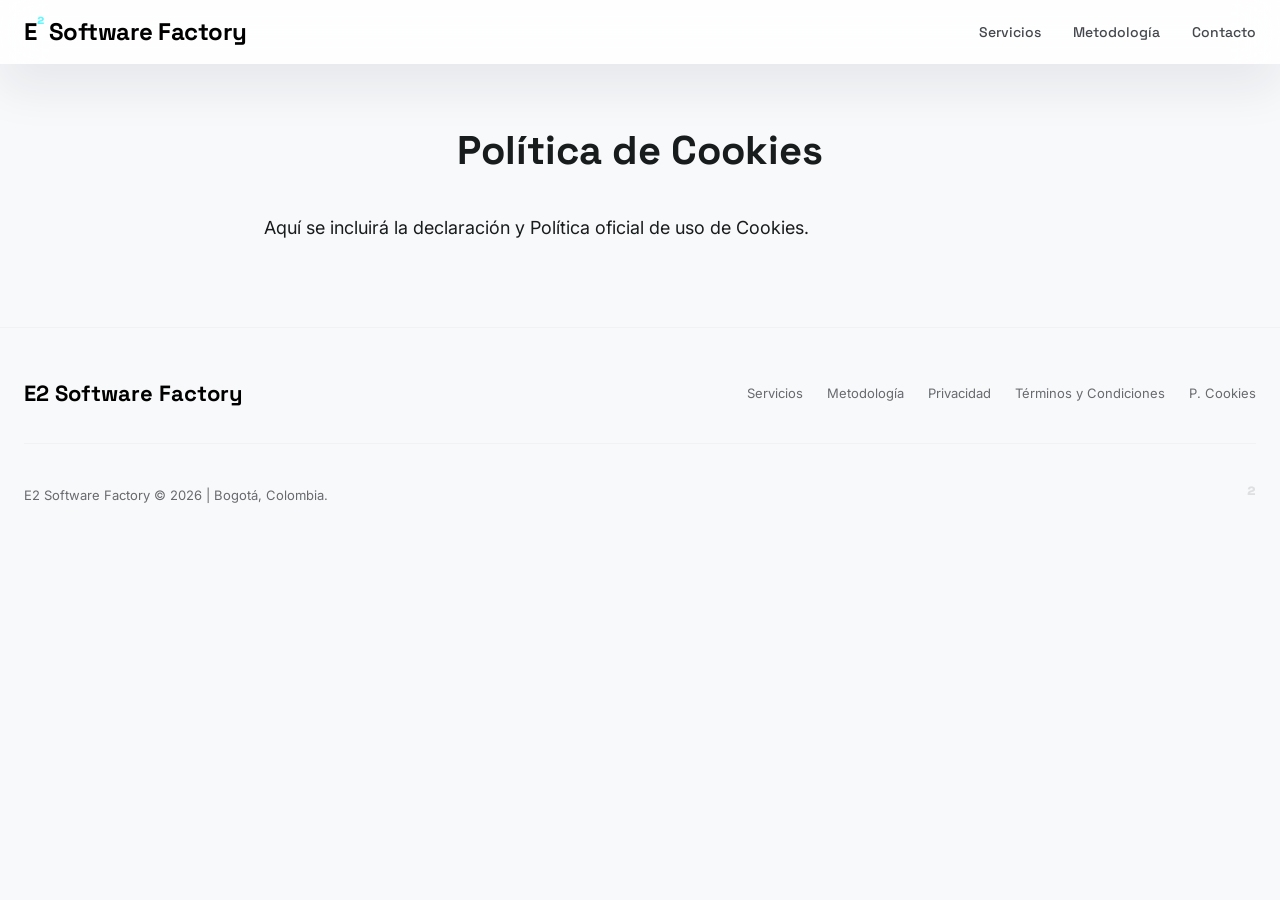
<file: cookies.html>
<!DOCTYPE html>
<html lang="es">
<head>
  <meta charset="utf-8" />
  <meta name="viewport" content="width=device-width, initial-scale=1.0" />
  <link rel="icon" href="assets/favicon.ico" type="image/x-icon" />
  <link rel="shortcut icon" href="assets/favicon.ico" type="image/x-icon" />
  <title>Política de Cookies | E2 Software Factory</title>
  <meta name="robots" content="noindex, follow" />
  <link rel="stylesheet" href="css/main.css" />
  <link rel="preconnect" href="https://fonts.googleapis.com" />
  <link rel="preconnect" href="https://fonts.gstatic.com" crossorigin />
  <style>
    .legal-page { 
      padding: 8rem 1.5rem 4rem; 
      max-width: 800px; 
      margin: 0 auto; 
      color: var(--color-gray-700); 
    }
    .legal-page h1 { 
      font-size: 2.5rem; 
      margin-bottom: 2.5rem; 
      color: var(--color-gray-900); 
      text-align: center;
    }
    .legal-page h2 { 
      font-size: 1.5rem; 
      margin-top: 2.5rem; 
      margin-bottom: 1rem; 
      color: var(--color-gray-900); 
    }
    .legal-page h3 {
      font-size: 1.25rem;
      margin-top: 2rem;
      margin-bottom: 0.75rem;
      color: var(--color-gray-800);
    }
    .legal-content { 
      font-size: 1.125rem; 
      line-height: 1.6; 
    }
    .legal-content p {
      margin-bottom: 1.25rem;
    }
    .legal-content ul {
      margin-bottom: 1.5rem; 
      padding-left: 1.5rem;
    }
    .legal-content li {
      margin-bottom: 0.5rem;
    }
    .legal-content__intro {
      font-size: 1.25rem;
      color: var(--color-gray-600);
      margin-bottom: 3rem;
      text-align: center;
    }
  </style>
</head>
<body>
  <header class="site-header" role="banner">
    <a href="index.html" class="site-header__logo" aria-label="E2 Software Factory — Inicio">
      <span class="site-header__logo-text">E<span class="site-header__logo-exponent">²</span> Software Factory</span>
    </a>
    <nav class="site-header__nav" aria-label="Navegación principal">
      <a class="site-header__nav-link" href="index.html#servicios">Servicios</a>
      <a class="site-header__nav-link" href="index.html#metodologia">Metodología</a>
      <a class="site-header__nav-link" href="index.html#contacto">Contacto</a>
    </nav>
  </header>

  <main>
    <section class="legal-page">
      <h1>Política de Cookies</h1>
      <div class="legal-content">
        <!-- Text content will be pasted here by the user -->
        <p>Aquí se incluirá la declaración y Política oficial de uso de Cookies.</p>
      </div>
    </section>
  </main>

  <footer class="site-footer" role="contentinfo">
    <div class="site-footer__inner">
      <div class="site-footer__top">
        <span class="site-footer__brand">E2 Software Factory</span>
        <nav class="site-footer__links" aria-label="Enlaces del pie de página">
          <a class="site-footer__link" href="index.html#servicios">Servicios</a>
          <a class="site-footer__link" href="index.html#metodologia">Metodología</a>
          <a class="site-footer__link" href="privacidad.html">Privacidad</a>
          <a class="site-footer__link" href="terminos.html">Términos y Condiciones</a>
          <a class="site-footer__link" href="cookies.html">P. Cookies</a>
        </nav>
      </div>
      <div class="site-footer__bottom">
        <p class="site-footer__copy">E2 Software Factory © 2026 | Bogotá, Colombia.</p>
        <span class="site-footer__exponent" aria-hidden="true">²</span>
      </div>
    </div>
  </footer>
</body>
</html>
</file>
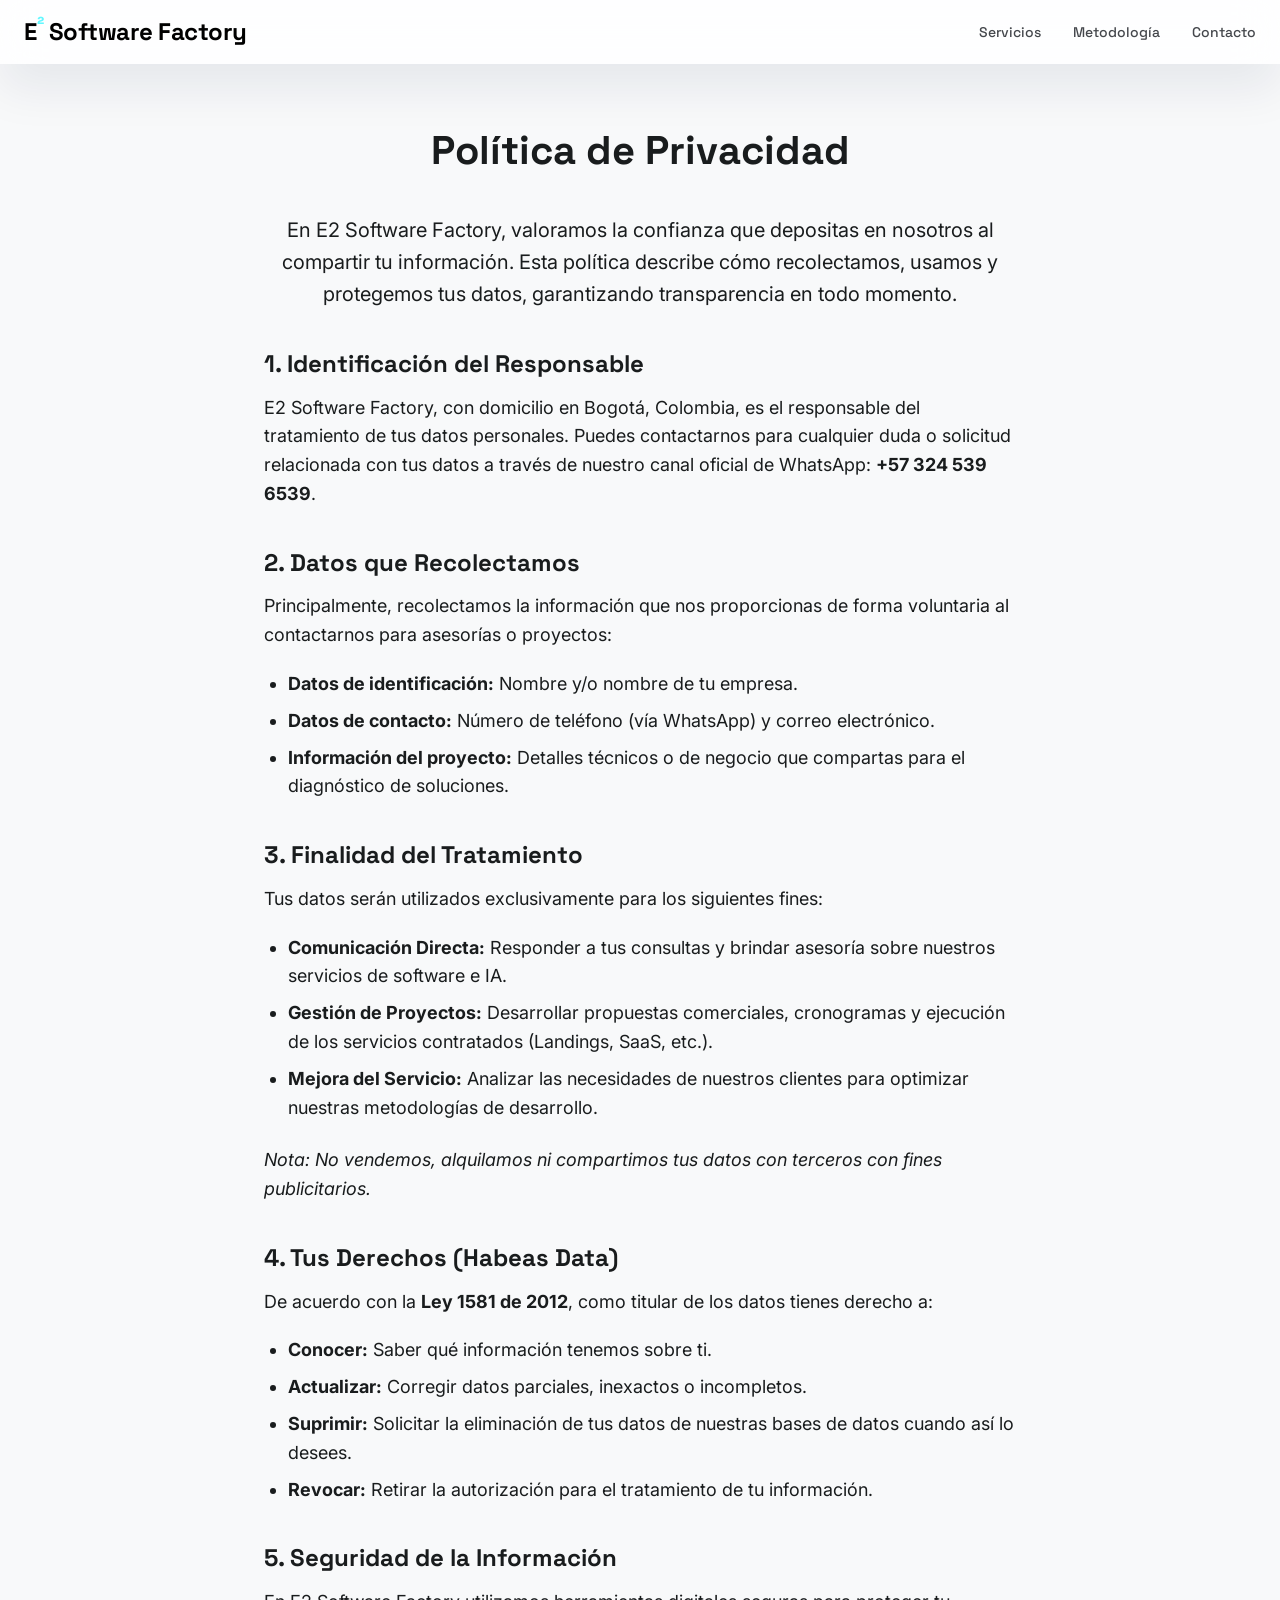
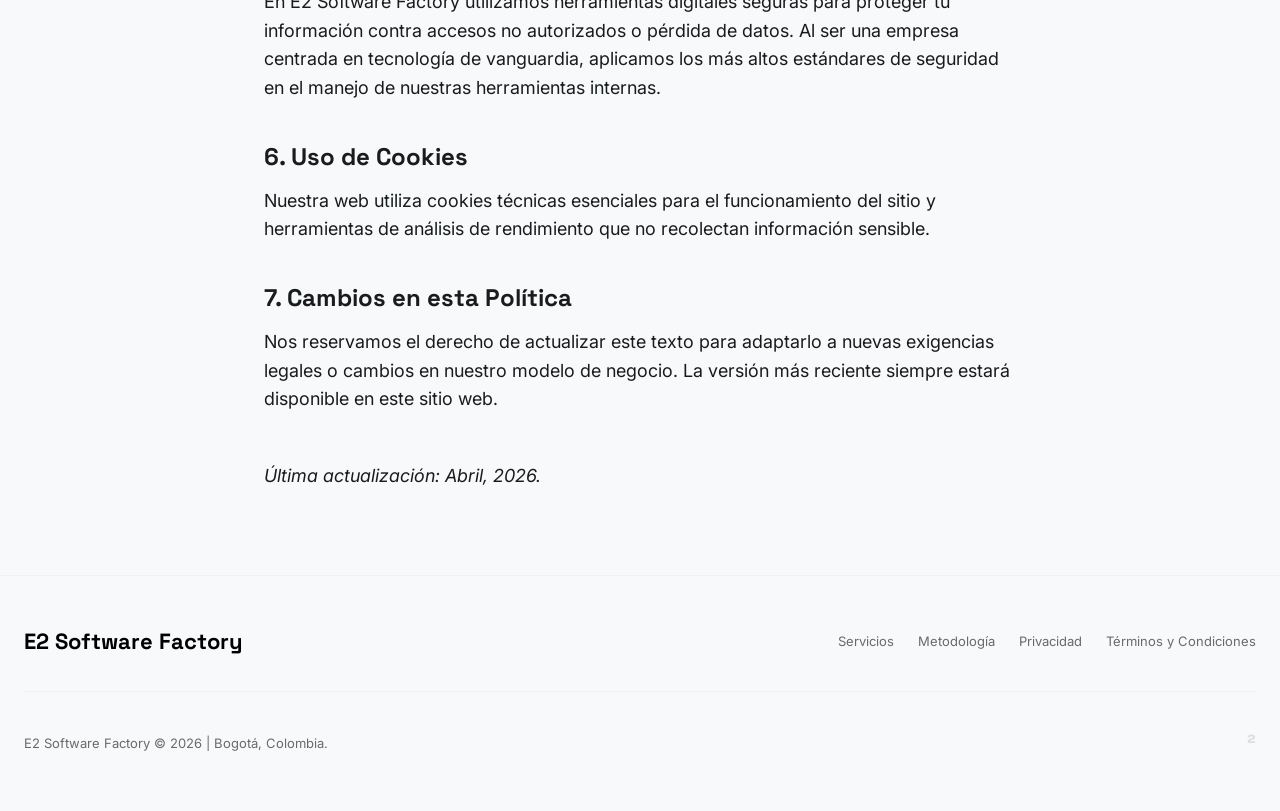
<file: privacidad.html>
<!DOCTYPE html>
<html lang="es">
<head>
  <meta charset="utf-8" />
  <meta name="viewport" content="width=device-width, initial-scale=1.0" />
  <link rel="icon" href="assets/favicon.ico" type="image/x-icon" />
  <link rel="shortcut icon" href="assets/favicon.ico" type="image/x-icon" />
  <title>Privacidad | E2 Software Factory</title>
  <meta name="robots" content="index, follow" />
  <link rel="stylesheet" href="css/main.css" />
  <link rel="preconnect" href="https://fonts.googleapis.com" />
  <link rel="preconnect" href="https://fonts.gstatic.com" crossorigin />
  <style>
    .legal-page { 
      padding: 8rem 1.5rem 4rem; 
      max-width: 800px; 
      margin: 0 auto; 
      color: var(--color-gray-700); 
    }
    .legal-page h1 { 
      font-size: 2.5rem; 
      margin-bottom: 2.5rem; 
      color: var(--color-gray-900); 
      text-align: center;
    }
    .legal-page h2 { 
      font-size: 1.5rem; 
      margin-top: 2.5rem; 
      margin-bottom: 1rem; 
      color: var(--color-gray-900); 
    }
    .legal-page h3 {
      font-size: 1.25rem;
      margin-top: 2rem;
      margin-bottom: 0.75rem;
      color: var(--color-gray-800);
    }
    .legal-content { 
      font-size: 1.125rem; 
      line-height: 1.6; 
    }
    .legal-content p {
      margin-bottom: 1.25rem;
    }
    .legal-content ul {
      margin-bottom: 1.5rem; 
      padding-left: 1.5rem;
    }
    .legal-content li {
      margin-bottom: 0.5rem;
    }
    .legal-content__intro {
      font-size: 1.25rem;
      color: var(--color-gray-600);
      margin-bottom: 3rem;
      text-align: center;
    }
  </style>
</head>
<body>
  <header class="site-header" role="banner">
    <a href="index.html" class="site-header__logo" aria-label="E2 Software Factory — Inicio">
      <span class="site-header__logo-text">E<span class="site-header__logo-exponent">²</span> Software Factory</span>
    </a>
    <nav class="site-header__nav" aria-label="Navegación principal">
      <a class="site-header__nav-link" href="index.html#servicios">Servicios</a>
      <a class="site-header__nav-link" href="index.html#metodologia">Metodología</a>
      <a class="site-header__nav-link" href="index.html#contacto">Contacto</a>
    </nav>
  </header>

  <main>
    <section class="legal-page">
      <h1>Política de Privacidad</h1>
      <div class="legal-content">
        <p class="legal-content__intro">
          En E2 Software Factory, valoramos la confianza que depositas en nosotros al compartir tu información. Esta política describe cómo recolectamos, usamos y protegemos tus datos, garantizando transparencia en todo momento.
        </p>

        <h2>1. Identificación del Responsable</h2>
        <p>E2 Software Factory, con domicilio en Bogotá, Colombia, es el responsable del tratamiento de tus datos personales. Puedes contactarnos para cualquier duda o solicitud relacionada con tus datos a través de nuestro canal oficial de WhatsApp: <strong>+57 324 539 6539</strong>.</p>

        <h2>2. Datos que Recolectamos</h2>
        <p>Principalmente, recolectamos la información que nos proporcionas de forma voluntaria al contactarnos para asesorías o proyectos:</p>
        <ul>
          <li><strong>Datos de identificación:</strong> Nombre y/o nombre de tu empresa.</li>
          <li><strong>Datos de contacto:</strong> Número de teléfono (vía WhatsApp) y correo electrónico.</li>
          <li><strong>Información del proyecto:</strong> Detalles técnicos o de negocio que compartas para el diagnóstico de soluciones.</li>
        </ul>

        <h2>3. Finalidad del Tratamiento</h2>
        <p>Tus datos serán utilizados exclusivamente para los siguientes fines:</p>
        <ul>
          <li><strong>Comunicación Directa:</strong> Responder a tus consultas y brindar asesoría sobre nuestros servicios de software e IA.</li>
          <li><strong>Gestión de Proyectos:</strong> Desarrollar propuestas comerciales, cronogramas y ejecución de los servicios contratados (Landings, SaaS, etc.).</li>
          <li><strong>Mejora del Servicio:</strong> Analizar las necesidades de nuestros clientes para optimizar nuestras metodologías de desarrollo.</li>
        </ul>
        <p><em>Nota: No vendemos, alquilamos ni compartimos tus datos con terceros con fines publicitarios.</em></p>

        <h2>4. Tus Derechos (Habeas Data)</h2>
        <p>De acuerdo con la <strong>Ley 1581 de 2012</strong>, como titular de los datos tienes derecho a:</p>
        <ul>
          <li><strong>Conocer:</strong> Saber qué información tenemos sobre ti.</li>
          <li><strong>Actualizar:</strong> Corregir datos parciales, inexactos o incompletos.</li>
          <li><strong>Suprimir:</strong> Solicitar la eliminación de tus datos de nuestras bases de datos cuando así lo desees.</li>
          <li><strong>Revocar:</strong> Retirar la autorización para el tratamiento de tu información.</li>
        </ul>

        <h2>5. Seguridad de la Información</h2>
        <p>En E2 Software Factory utilizamos herramientas digitales seguras para proteger tu información contra accesos no autorizados o pérdida de datos. Al ser una empresa centrada en tecnología de vanguardia, aplicamos los más altos estándares de seguridad en el manejo de nuestras herramientas internas.</p>

        <h2>6. Uso de Cookies</h2>
        <p>Nuestra web utiliza cookies técnicas esenciales para el funcionamiento del sitio y herramientas de análisis de rendimiento que no recolectan información sensible.</p>

        <h2>7. Cambios en esta Política</h2>
        <p>Nos reservamos el derecho de actualizar este texto para adaptarlo a nuevas exigencias legales o cambios en nuestro modelo de negocio. La versión más reciente siempre estará disponible en este sitio web.</p>

        <p style="margin-top: 3rem; font-style: italic; color: var(--color-gray-500);">Última actualización: Abril, 2026.</p>
      </div>
    </section>
  </main>

  <footer class="site-footer" role="contentinfo">
    <div class="site-footer__inner">
      <div class="site-footer__top">
        <span class="site-footer__brand">E2 Software Factory</span>
        <nav class="site-footer__links" aria-label="Enlaces del pie de página">
          <a class="site-footer__link" href="index.html#servicios">Servicios</a>
          <a class="site-footer__link" href="index.html#metodologia">Metodología</a>
          <a class="site-footer__link" href="privacidad.html">Privacidad</a>
          <a class="site-footer__link" href="terminos.html">Términos y Condiciones</a>
          <!-- <a class="site-footer__link" href="cookies.html">P. Cookies</a> -->
        </nav>
      </div>
      <div class="site-footer__bottom">
        <p class="site-footer__copy">E2 Software Factory © 2026 | Bogotá, Colombia.</p>
        <span class="site-footer__exponent" aria-hidden="true">²</span>
      </div>
    </div>
  </footer>
</body>
</html>
</file>
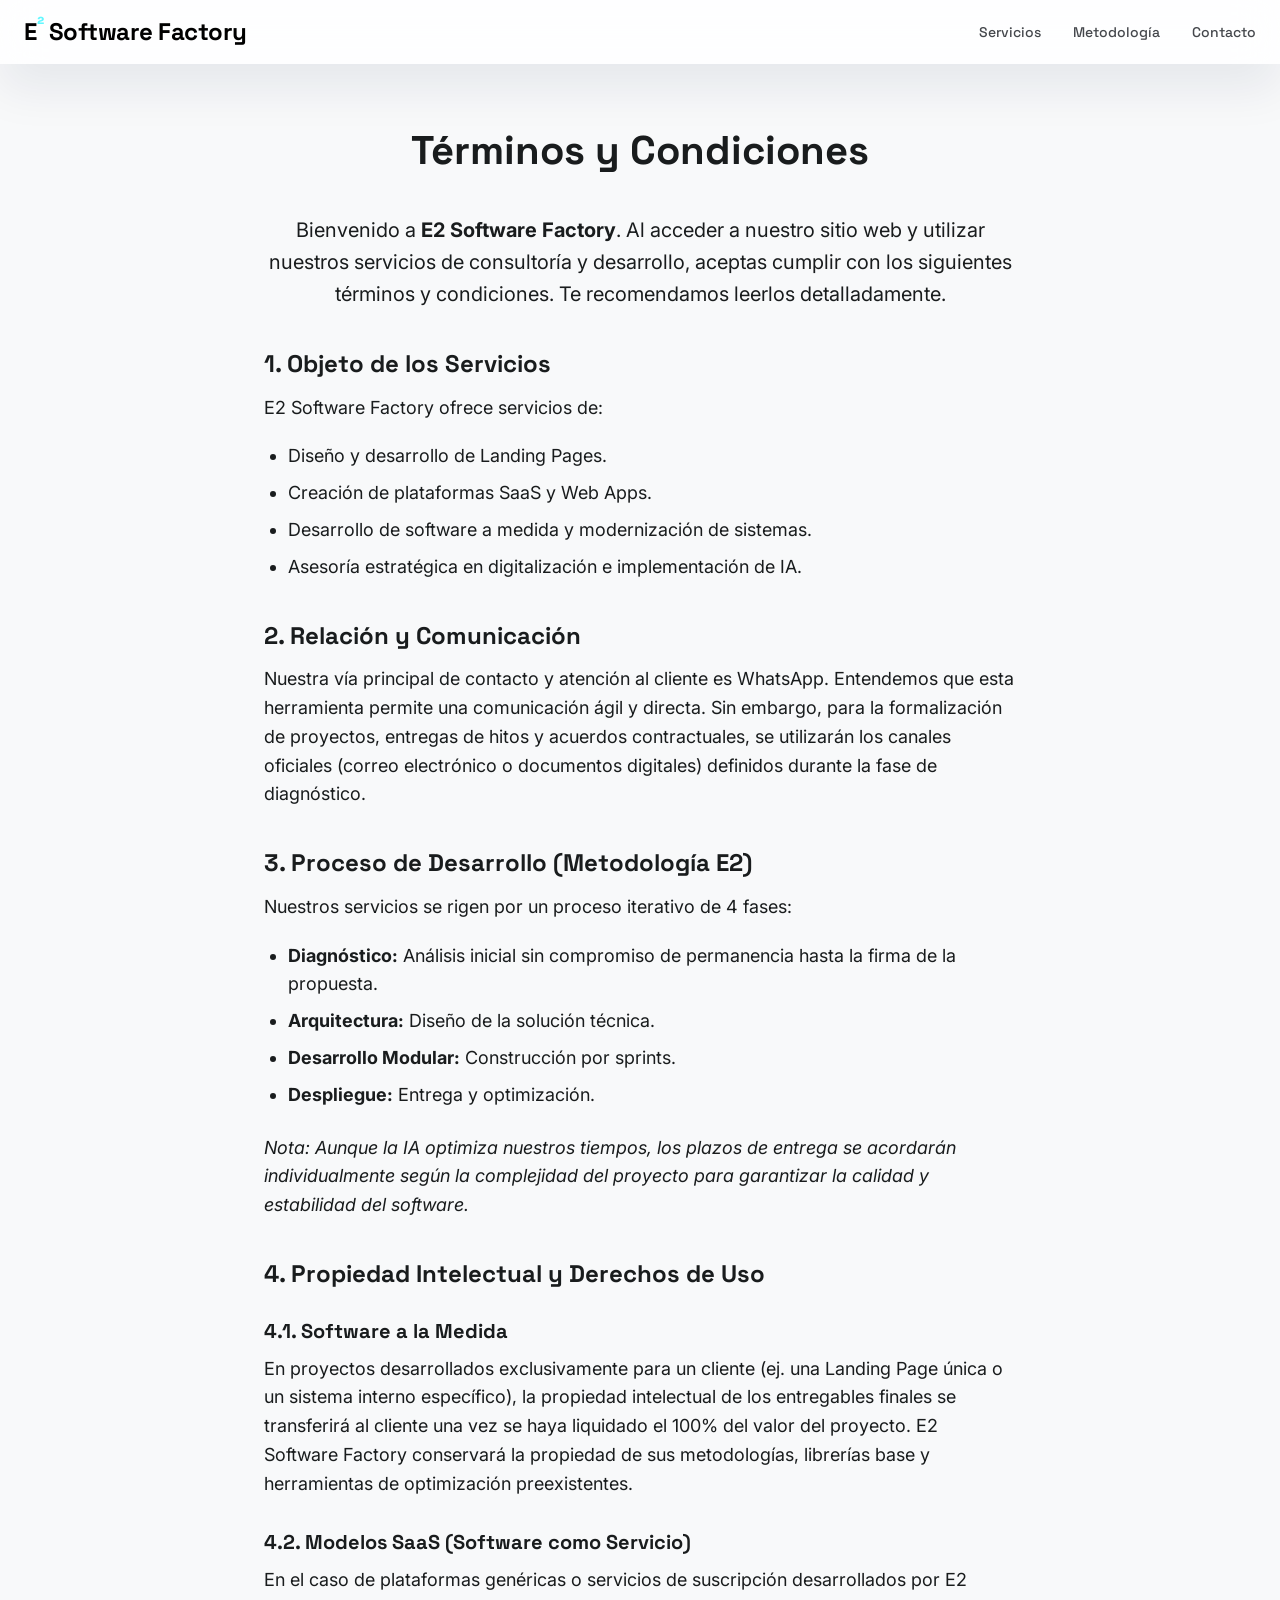
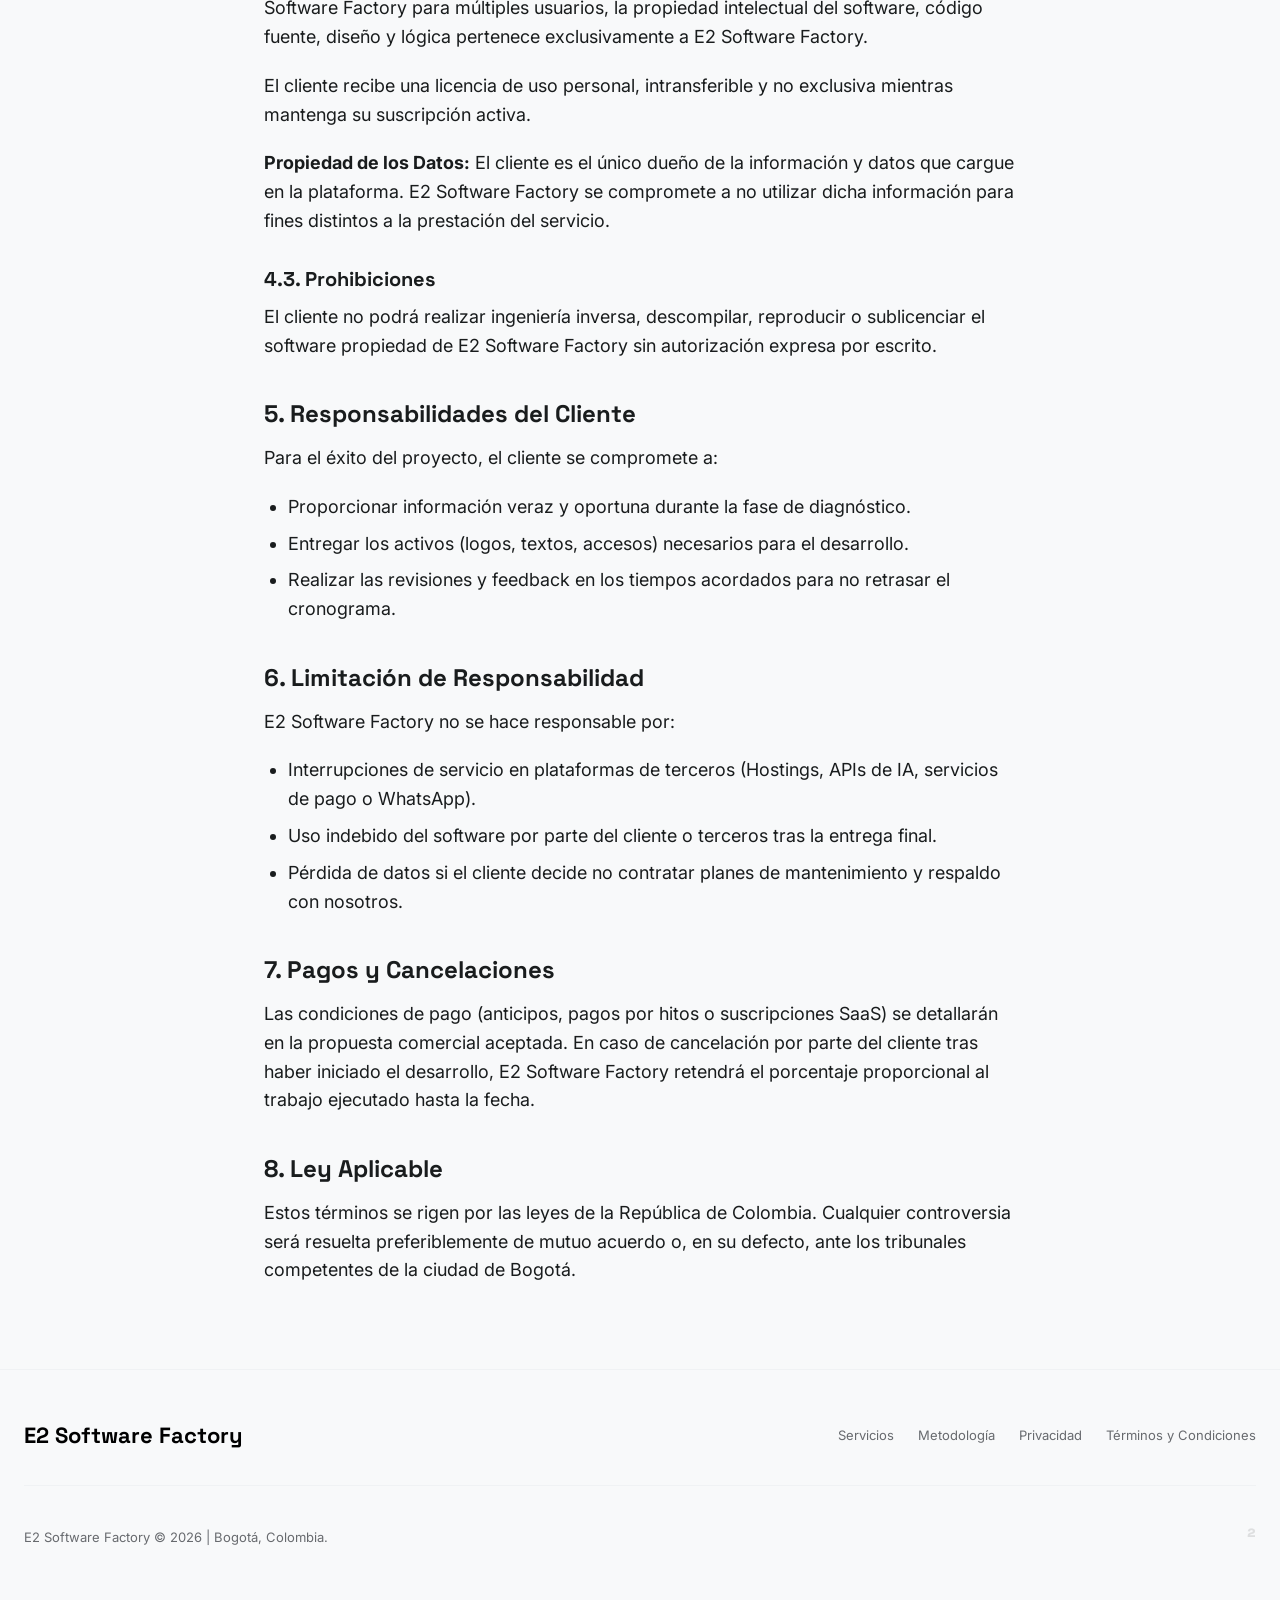
<file: terminos.html>
<!DOCTYPE html>
<html lang="es">
<head>
  <meta charset="utf-8" />
  <meta name="viewport" content="width=device-width, initial-scale=1.0" />
  <link rel="icon" href="assets/favicon.ico" type="image/x-icon" />
  <link rel="shortcut icon" href="assets/favicon.ico" type="image/x-icon" />
  <title>Términos y Condiciones | E2 Software Factory</title>
  <meta name="robots" content="index, follow" />
  <link rel="stylesheet" href="css/main.css" />
  <link rel="preconnect" href="https://fonts.googleapis.com" />
  <link rel="preconnect" href="https://fonts.gstatic.com" crossorigin />
  <style>
    .legal-page { 
      padding: 8rem 1.5rem 4rem; 
      max-width: 800px; 
      margin: 0 auto; 
      color: var(--color-gray-700); 
    }
    .legal-page h1 { 
      font-size: 2.5rem; 
      margin-bottom: 2.5rem; 
      color: var(--color-gray-900); 
      text-align: center;
    }
    .legal-page h2 { 
      font-size: 1.5rem; 
      margin-top: 2.5rem; 
      margin-bottom: 1rem; 
      color: var(--color-gray-900); 
    }
    .legal-page h3 {
      font-size: 1.25rem;
      margin-top: 2rem;
      margin-bottom: 0.75rem;
      color: var(--color-gray-800);
    }
    .legal-content { 
      font-size: 1.125rem; 
      line-height: 1.6; 
    }
    .legal-content p {
      margin-bottom: 1.25rem;
    }
    .legal-content ul {
      margin-bottom: 1.5rem; 
      padding-left: 1.5rem;
    }
    .legal-content li {
      margin-bottom: 0.5rem;
    }
    .legal-content__intro {
      font-size: 1.25rem;
      color: var(--color-gray-600);
      margin-bottom: 3rem;
      text-align: center;
    }
  </style>
</head>
<body>
  <header class="site-header" role="banner">
    <a href="index.html" class="site-header__logo" aria-label="E2 Software Factory — Inicio">
      <span class="site-header__logo-text">E<span class="site-header__logo-exponent">²</span> Software Factory</span>
    </a>
    <nav class="site-header__nav" aria-label="Navegación principal">
      <a class="site-header__nav-link" href="index.html#servicios">Servicios</a>
      <a class="site-header__nav-link" href="index.html#metodologia">Metodología</a>
      <a class="site-header__nav-link" href="index.html#contacto">Contacto</a>
    </nav>
  </header>

  <main>
    <section class="legal-page">
      <h1>Términos y Condiciones</h1>
      <div class="legal-content">
        <p class="legal-content__intro">
          Bienvenido a <strong>E2 Software Factory</strong>. Al acceder a nuestro sitio web y utilizar nuestros servicios de consultoría y desarrollo, aceptas cumplir con los siguientes términos y condiciones. Te recomendamos leerlos detalladamente.
        </p>

        <h2>1. Objeto de los Servicios</h2>
        <p>E2 Software Factory ofrece servicios de:</p>
        <ul>
          <li>Diseño y desarrollo de Landing Pages.</li>
          <li>Creación de plataformas SaaS y Web Apps.</li>
          <li>Desarrollo de software a medida y modernización de sistemas.</li>
          <li>Asesoría estratégica en digitalización e implementación de IA.</li>
        </ul>

        <h2>2. Relación y Comunicación</h2>
        <p>Nuestra vía principal de contacto y atención al cliente es WhatsApp. Entendemos que esta herramienta permite una comunicación ágil y directa. Sin embargo, para la formalización de proyectos, entregas de hitos y acuerdos contractuales, se utilizarán los canales oficiales (correo electrónico o documentos digitales) definidos durante la fase de diagnóstico.</p>

        <h2>3. Proceso de Desarrollo (Metodología E2)</h2>
        <p>Nuestros servicios se rigen por un proceso iterativo de 4 fases:</p>
        <ul>
          <li><strong>Diagnóstico:</strong> Análisis inicial sin compromiso de permanencia hasta la firma de la propuesta.</li>
          <li><strong>Arquitectura:</strong> Diseño de la solución técnica.</li>
          <li><strong>Desarrollo Modular:</strong> Construcción por sprints.</li>
          <li><strong>Despliegue:</strong> Entrega y optimización.</li>
        </ul>
        <p><em>Nota: Aunque la IA optimiza nuestros tiempos, los plazos de entrega se acordarán individualmente según la complejidad del proyecto para garantizar la calidad y estabilidad del software.</em></p>

        <h2>4. Propiedad Intelectual y Derechos de Uso</h2>

        <h3>4.1. Software a la Medida</h3>
        <p>En proyectos desarrollados exclusivamente para un cliente (ej. una Landing Page única o un sistema interno específico), la propiedad intelectual de los entregables finales se transferirá al cliente una vez se haya liquidado el 100% del valor del proyecto. E2 Software Factory conservará la propiedad de sus metodologías, librerías base y herramientas de optimización preexistentes.</p>

        <h3>4.2. Modelos SaaS (Software como Servicio)</h3>
        <p>En el caso de plataformas genéricas o servicios de suscripción desarrollados por E2 Software Factory para múltiples usuarios, la propiedad intelectual del software, código fuente, diseño y lógica pertenece exclusivamente a E2 Software Factory.</p>
        <p>El cliente recibe una licencia de uso personal, intransferible y no exclusiva mientras mantenga su suscripción activa.</p>
        <p><strong>Propiedad de los Datos:</strong> El cliente es el único dueño de la información y datos que cargue en la plataforma. E2 Software Factory se compromete a no utilizar dicha información para fines distintos a la prestación del servicio.</p>

        <h3>4.3. Prohibiciones</h3>
        <p>El cliente no podrá realizar ingeniería inversa, descompilar, reproducir o sublicenciar el software propiedad de E2 Software Factory sin autorización expresa por escrito.</p>

        <h2>5. Responsabilidades del Cliente</h2>
        <p>Para el éxito del proyecto, el cliente se compromete a:</p>
        <ul>
          <li>Proporcionar información veraz y oportuna durante la fase de diagnóstico.</li>
          <li>Entregar los activos (logos, textos, accesos) necesarios para el desarrollo.</li>
          <li>Realizar las revisiones y feedback en los tiempos acordados para no retrasar el cronograma.</li>
        </ul>

        <h2>6. Limitación de Responsabilidad</h2>
        <p>E2 Software Factory no se hace responsable por:</p>
        <ul>
          <li>Interrupciones de servicio en plataformas de terceros (Hostings, APIs de IA, servicios de pago o WhatsApp).</li>
          <li>Uso indebido del software por parte del cliente o terceros tras la entrega final.</li>
          <li>Pérdida de datos si el cliente decide no contratar planes de mantenimiento y respaldo con nosotros.</li>
        </ul>

        <h2>7. Pagos y Cancelaciones</h2>
        <p>Las condiciones de pago (anticipos, pagos por hitos o suscripciones SaaS) se detallarán en la propuesta comercial aceptada. En caso de cancelación por parte del cliente tras haber iniciado el desarrollo, E2 Software Factory retendrá el porcentaje proporcional al trabajo ejecutado hasta la fecha.</p>

        <h2>8. Ley Aplicable</h2>
        <p>Estos términos se rigen por las leyes de la República de Colombia. Cualquier controversia será resuelta preferiblemente de mutuo acuerdo o, en su defecto, ante los tribunales competentes de la ciudad de Bogotá.</p>
      </div>
    </section>
  </main>

  <footer class="site-footer" role="contentinfo">
    <div class="site-footer__inner">
      <div class="site-footer__top">
        <span class="site-footer__brand">E2 Software Factory</span>
        <nav class="site-footer__links" aria-label="Enlaces del pie de página">
          <a class="site-footer__link" href="index.html#servicios">Servicios</a>
          <a class="site-footer__link" href="index.html#metodologia">Metodología</a>
          <a class="site-footer__link" href="privacidad.html">Privacidad</a>
          <a class="site-footer__link" href="terminos.html">Términos y Condiciones</a>
          <!-- <a class="site-footer__link" href="cookies.html">P. Cookies</a> -->
        </nav>
      </div>
      <div class="site-footer__bottom">
        <p class="site-footer__copy">E2 Software Factory © 2026 | Bogotá, Colombia.</p>
        <span class="site-footer__exponent" aria-hidden="true">²</span>
      </div>
    </div>
  </footer>
</body>
</html>
</file>
<file: css/main.css>
/* ============================================================
   E2 Software Factory — Design System
   Based on DESIGN.md: "The Kinetic Architect"
   ============================================================ */

/* --- Google Fonts --- */
@import url('https://fonts.googleapis.com/css2?family=Space+Grotesk:wght@300;400;500;600;700&family=Inter:wght@300;400;500;600;700&display=swap');
@import url('https://fonts.googleapis.com/css2?family=Material+Symbols+Outlined:wght,FILL@100..700,0..1&display=swap');

/* --- Component Imports --- */
@import 'components/navigation.css';
@import 'components/hero.css';
@import 'components/problem.css';
@import 'components/specialties.css';
@import 'components/services.css';
@import 'components/methodology.css';
@import 'components/metrics.css';
@import 'components/simulator.css';
@import 'components/faq.css';
@import 'components/contact.css';
@import 'components/ui.css';

/* ============================================================
   1. CSS Custom Properties (Design Tokens)
   ============================================================ */
:root {
  /* --- Surface Hierarchy (No-Line Rule) --- */
  --surface:                 #f8f9fa; /* Base Layer – The canvas */
  --surface-container-low:   #f3f4f5; /* Secondary Tier – Sidebars, utility */
  --surface-container:       #edeeef;
  --surface-container-high:  #e7e8e9;
  --surface-container-highest:#e1e3e4;
  --surface-container-lowest:#ffffff; /* Action Tier – Focal cards */
  --surface-dim:             #d9dadb;
  --surface-bright:          #f8f9fa;
  --surface-variant:         #e1e3e4; /* Blue-tinted neutral (never plain gray) */

  /* --- Core Brand --- */
  --primary:                 #000000;
  --primary-container:       #001c3b; /* Deep-space blue */
  --on-primary:              #ffffff;
  --on-primary-container:    #6e85aa;
  --on-primary-fixed:        #001c3b;
  --on-primary-fixed-variant:#30486a;
  --primary-fixed:           #d5e3ff;
  --primary-fixed-dim:       #b0c8f0;
  --inverse-primary:         #b0c8f0;

  /* --- Secondary --- */
  --secondary:               #396093;
  --on-secondary:            #ffffff;
  --secondary-container:     #a0c6ff;
  --on-secondary-container:  #2a5284;
  --secondary-fixed:         #d4e3ff;
  --secondary-fixed-dim:     #a5c8ff;

  /* --- Tertiary / Electric Cyan Accent --- */
  --tertiary:                #000000;
  --tertiary-container:      #002021;
  --on-tertiary:             #ffffff;
  --on-tertiary-container:   #009299;
  --tertiary-fixed:          #63f7ff; /* ★ ELECTRIC CYAN – Signature Glow */
  --tertiary-fixed-dim:      #00dce5;
  --on-tertiary-fixed:       #002021;
  --on-tertiary-fixed-variant:#004f53;

  /* --- Semantic --- */
  --error:                   #ba1a1a;
  --error-container:         #ffdad6;
  --on-error:                #ffffff;
  --on-error-container:      #93000a;
  --on-background:           #191c1d;
  --on-surface:              #191c1d;
  --on-surface-variant:      #44474c; /* Body text color – never pure black */
  --outline:                 #74777c;
  --outline-variant:         #c4c6cc; /* Ghost borders at 15% opacity */
  --inverse-surface:         #2e3132;
  --inverse-on-surface:      #f0f1f2;
  --surface-tint:            #485f83;

  /* --- Typography --- */
  --font-headline:           'Space Grotesk', sans-serif; /* Industrial voice */
  --font-body:               'Inter', sans-serif;         /* Operational voice */

  /* --- Type Scale --- */
  --display-lg:   3.5rem;   /* Hero moments, tight letter-spacing */
  --display-md:   2.8rem;
  --headline-lg:  2rem;
  --headline-md:  1.75rem;
  --title-lg:     1.375rem;
  --title-md:     1rem;
  --body-lg:      1rem;
  --body-md:      0.875rem;
  --body-sm:      0.8125rem;
  --label-lg:     0.875rem;
  --label-md:     0.75rem;
  --label-sm:     0.6875rem; /* Tiny uppercase labels, +10% tracking */

  /* --- Spacing Scale --- */
  --space-1:  0.25rem;
  --space-2:  0.5rem;
  --space-3:  0.75rem;
  --space-4:  1rem;
  --space-5:  1.25rem;
  --space-6:  1.5rem;
  --space-8:  1.75rem;  /* Card header/body gap */
  --space-10: 2.5rem;
  --space-12: 3rem;
  --space-16: 4rem;
  --space-20: 5rem;
  --space-24: 5.5rem;  /* Major section gap */

  /* --- Border Radius (Engineered, not rounded) --- */
  --radius-sm:  0.125rem;
  --radius-md:  0.375rem;
  --radius-lg:  0.25rem;
  --radius-xl:  0.5rem;

  /* --- Elevation (Tonal Layering, not shadows) --- */
  --shadow-ambient: 0px 24px 48px rgba(0, 28, 59, 0.08); /* Blue-tinted ambient */
  --shadow-glow:    0 0 20px rgba(99, 247, 255, 0.15);    /* Electric cyan glow */
  --shadow-input:   0 4px 8px rgba(99, 247, 255, 0.12);   /* Input focus glow */

  /* --- Transitions --- */
  --ease-kinetic: cubic-bezier(0.22, 1, 0.36, 1);
  --duration-fast: 200ms;
  --duration-normal: 300ms;
  --duration-slow: 500ms;
}


/* ============================================================
   2. CSS Reset & Base
   ============================================================ */
*,
*::before,
*::after {
  margin: 0;
  padding: 0;
  box-sizing: border-box;
}

html {
  scroll-behavior: smooth;
  -webkit-font-smoothing: antialiased;
  -moz-osx-font-smoothing: grayscale;
  text-rendering: optimizeLegibility;
}

body {
  font-family: var(--font-body);
  font-size: var(--body-md);
  color: var(--on-surface);
  background-color: var(--surface);
  line-height: 1.6;
  min-height: 100dvh;
}

img {
  max-width: 100%;
  height: auto;
  display: block;
}

a {
  text-decoration: none;
  color: inherit;
  transition: color var(--duration-fast) var(--ease-kinetic);
}

h1, h2, h3, h4, h5, h6 {
  font-family: var(--font-headline);
  line-height: 1.15;
  color: var(--primary);
}

/* --- Material Symbols --- */
.material-symbols-outlined {
  font-variation-settings: 'FILL' 0, 'wght' 400, 'GRAD' 0, 'opsz' 24;
  vertical-align: middle;
  user-select: none;
}

.material-symbols-outlined.filled {
  font-variation-settings: 'FILL' 1, 'wght' 400, 'GRAD' 0, 'opsz' 24;
}

/* --- Utility Classes --- */
.container {
  width: 100%;
  max-width: 80rem;
  margin-inline: auto;
  padding-inline: 1.5rem;
}

.sr-only {
  position: absolute;
  width: 1px;
  height: 1px;
  padding: 0;
  margin: -1px;
  overflow: hidden;
  clip: rect(0, 0, 0, 0);
  white-space: nowrap;
  border: 0;
}

/* Label utility – "Architectural Blueprint" look */
.label-upper {
  font-family: var(--font-body);
  font-size: var(--label-sm);
  font-weight: 700;
  text-transform: uppercase;
  letter-spacing: 0.2em;
}
</file>
